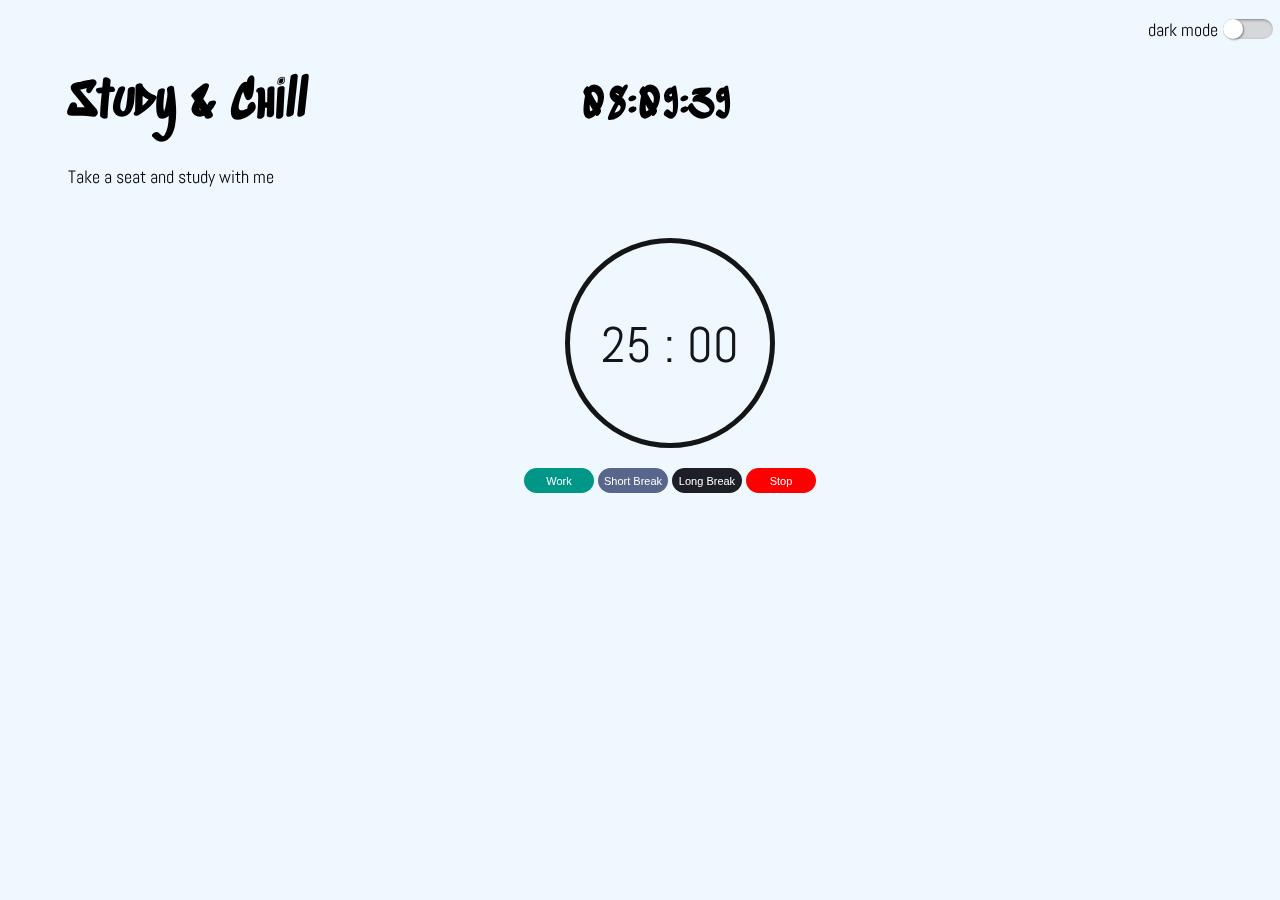
<file: index.html>
<!doctype html>
<html>
<head>
<title>Study & Chill</title>
<link rel="stylesheet" href='../static/givemecoffee.css'>
<link href='https://fonts.googleapis.com/css?family=Abel' rel='stylesheet'>
<meta name="viewport" content="width=device-width, initial-scale=1">
 <link href="https://fonts.googleapis.com/css?family=Bitter|Sedgwick+Ave+Display" rel="stylesheet">
 </head>
<body>
<script>
function toggle_light_mode() {
    var app = document.getElementsByTagName("BODY")[0];
    if (localStorage.lightMode == "dark") {
	localStorage.lightMode = "light";
	app.setAttribute("light-mode", "light");
    } else {
	localStorage.lightMode = "dark";
	app.setAttribute("light-mode", "dark");
    }
var element = document.body;
   element.classList.toggle("dark-mode");
var element1 = document.body;
   element1.classList.toggle("dark-mode2");   
}
window.addEventListener("storage", function () {
    if (localStorage.lightMode == "dark") {
        app.setAttribute("light-mode", "dark");
	} else {
	    app.setAttribute("light-mode", "light");
	}
}, false);
</script>

<script>
var pomodoro = {
    started : false,
    minutes : 0,
    seconds : 0,
    fillerHeight : 0,
    fillerIncrement : 0,
    interval : null,
    minutesDom : null,
    secondsDom : null,
    fillerDom : null,
    init : function(){
      var self = this;
      this.minutesDom = document.querySelector('#minutes');
      this.secondsDom = document.querySelector('#seconds');
      this.fillerDom = document.querySelector('#filler');
      this.interval = setInterval(function(){
        self.intervalCallback.apply(self);
      }, 1000);
      document.querySelector('#work').onclick = function(){
        self.startWork.apply(self);
      };
      document.querySelector('#shortBreak').onclick = function(){
        self.startShortBreak.apply(self);
      };
      document.querySelector('#longBreak').onclick = function(){
        self.startLongBreak.apply(self);
      };
      document.querySelector('#stop').onclick = function(){
        self.stopTimer.apply(self);
      };
    },
    resetVariables : function(mins, secs, started){
      this.minutes = mins;
      this.seconds = secs;
      this.started = started;
      this.fillerIncrement = 200/(this.minutes*60);
      this.fillerHeight = 0;  
    },
    startWork: function() {
      this.resetVariables(25, 0, true);
    },
    startShortBreak : function(){
      this.resetVariables(5, 0, true);
    },
    startLongBreak : function(){
      this.resetVariables(15, 0, true);
    },
    stopTimer : function(){
      this.resetVariables(25, 0, false);
      this.updateDom();
    },
    toDoubleDigit : function(num){
      if(num < 10) {
        return "0" + parseInt(num, 10);
      }
      return num;
    },
    updateDom : function(){
      this.minutesDom.innerHTML = this.toDoubleDigit(this.minutes);
      this.secondsDom.innerHTML = this.toDoubleDigit(this.seconds);
      this.fillerHeight = this.fillerHeight + this.fillerIncrement;
      this.fillerDom.style.height = this.fillerHeight + 'px';
    },
    intervalCallback : function(){
      if(!this.started) return false;
      if(this.seconds == 0) {
        if(this.minutes == 0) {
          this.timerComplete();
          return;
        }
        this.seconds = 59;
        this.minutes--;
      } else {
        this.seconds--;
      }
      this.updateDom();
    },
    timerComplete : function(){
      this.started = false;
      this.fillerHeight = 0;
    }
};

function showTime1() {
    
    'use strict';
    
    var now = new Date(),
        
        hours = now.getHours(),
        
        minutes = now.getMinutes(),
        
        seconds = now.getSeconds();
    
    if (hours < 10) {
        hours = "0" + hours;
    }
    
    if (minutes < 10) {
        minutes = "0" + minutes;
    }
    
    if (seconds < 10) {
        seconds = "0" + seconds;
    }
    
    document.getElementById('clock').textContent = hours + ":" + minutes + ":" + seconds;
    
}
 
window.onload = function(){
  pomodoro.init();
  setInterval(showTime1, 500);
};
</script>



    <div class="container" align="right">
        <p>dark mode
	<button 
    	class="light-mode-button" 
    	aria-label="Toggle Light Mode" 
    	onclick="toggle_light_mode()">
	    <span></span>
	    <span></span>
	</p>
	</button> 
    </div>

<div id="music">

<h1>Study & Chill&nbsp&nbsp&nbsp&nbsp&nbsp&nbsp&nbsp&nbsp&nbsp&nbsp&nbsp&nbsp&nbsp&nbsp&nbsp&nbsp<span id ="clock"></span>
</h1>
<p>Take a seat and study with me</p>
</div>

<span>
<p>
<iframe id="l" src="https://open.spotify.com/embed/playlist/471N195f5jAVs086lzYglw" width="250" height="380" frameBorder="0" allowtransparency="true" allow="encrypted-media"></iframe></html>
<div id="pomodoro-app">
  <div id="container">
    <div id="timer">
      <div id="time">
        <span id="minutes">25</span>
        <span id="colon">:</span>
        <span id="seconds">00</span>
      </div>
      <div id="filler"></div>
    </div>

    <div id="buttons">
      <button id="work">Work</button>
      <button id="shortBreak">Short Break</button>
      <button id="longBreak">Long Break</button>
      <button id="stop">Stop</button>
    </div>
  </div>
</div>

</p>
</span>
</body>
</html>
</file>
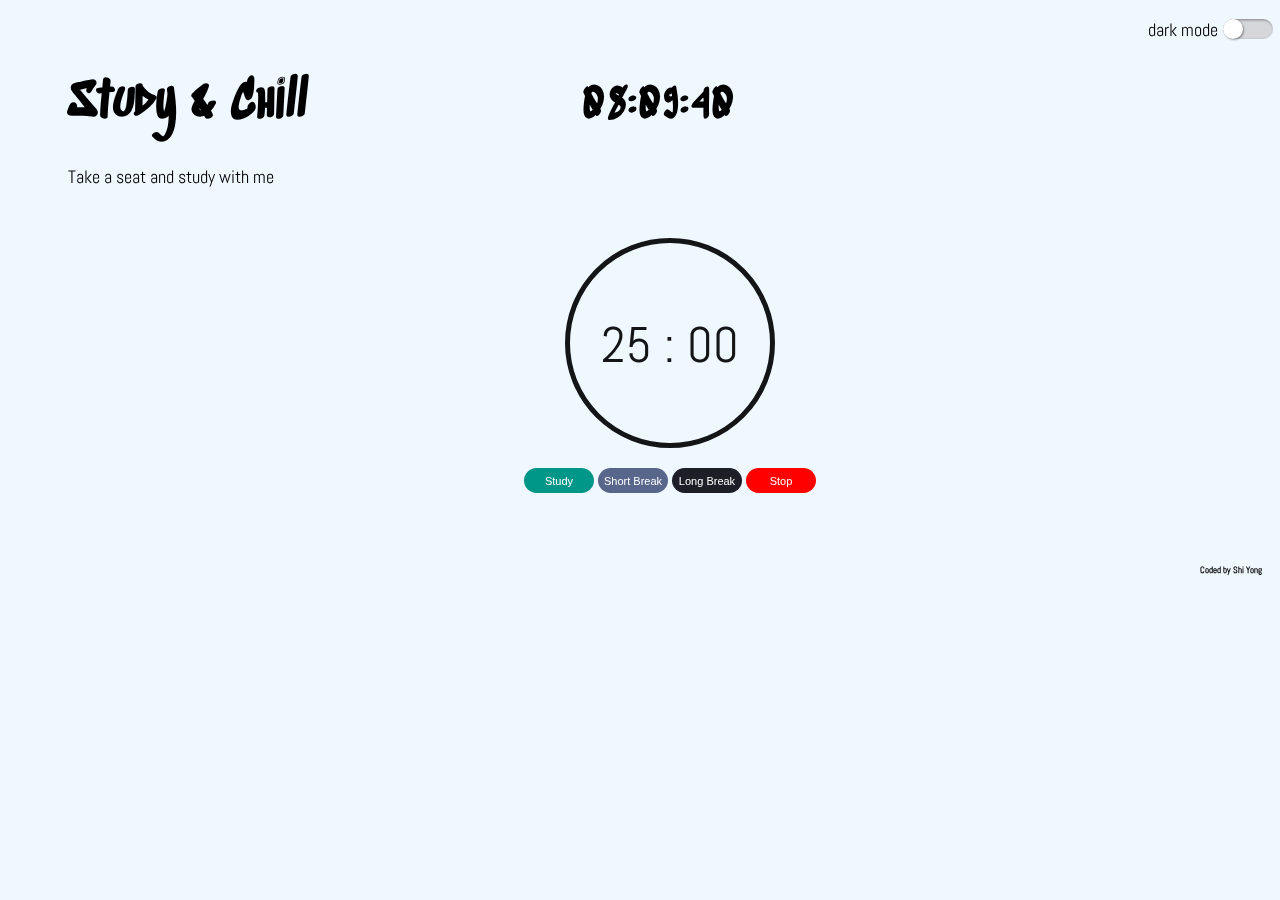
<file: templates/index.html>
<!doctype html>
<html>
<head>
<title>Study & Chill</title>
<link rel="stylesheet" href='../static/givemecoffee.css'>
<link href='https://fonts.googleapis.com/css?family=Abel' rel='stylesheet'>
<meta name="viewport" content="width=device-width, initial-scale=1">
 <link href="https://fonts.googleapis.com/css?family=Bitter|Sedgwick+Ave+Display" rel="stylesheet">
 </head>
<body>
<script>
function toggle_light_mode() {
    var app = document.getElementsByTagName("BODY")[0];
    if (localStorage.lightMode == "dark") {
	localStorage.lightMode = "light";
	app.setAttribute("light-mode", "light");
    } else {
	localStorage.lightMode = "dark";
	app.setAttribute("light-mode", "dark");
    }
var element = document.body;
   element.classList.toggle("dark-mode");
var element1 = document.body;
   element1.classList.toggle("dark-mode2");   
}
window.addEventListener("storage", function () {
    if (localStorage.lightMode == "dark") {
        app.setAttribute("light-mode", "dark");
	} else {
	    app.setAttribute("light-mode", "light");
	}
}, false);

var pomodoro = {
    started : false,
    minutes : 0,
    seconds : 0,
    fillerHeight : 0,
    fillerIncrement : 0,
    interval : null,
    minutesDom : null,
    secondsDom : null,
    fillerDom : null,
    init : function(){
      var self = this;
      this.minutesDom = document.querySelector('#minutes');
      this.secondsDom = document.querySelector('#seconds');
      this.fillerDom = document.querySelector('#filler');
      this.interval = setInterval(function(){
        self.intervalCallback.apply(self);
      }, 1000);
      document.querySelector('#work').onclick = function(){
        self.startWork.apply(self);
      };
      document.querySelector('#shortBreak').onclick = function(){
        self.startShortBreak.apply(self);
      };
      document.querySelector('#longBreak').onclick = function(){
        self.startLongBreak.apply(self);
      };
      document.querySelector('#stop').onclick = function(){
        self.stopTimer.apply(self);
      };
    },
    resetVariables : function(mins, secs, started){
      this.minutes = mins;
      this.seconds = secs;
      this.started = started;
      this.fillerIncrement = 200/(this.minutes*60);
      this.fillerHeight = 0;  
    },
    startWork: function() {
      this.resetVariables(25, 0, true);
    },
    startShortBreak : function(){
      this.resetVariables(5, 0, true);
    },
    startLongBreak : function(){
      this.resetVariables(15, 0, true);
    },
    stopTimer : function(){
      this.resetVariables(25, 0, false);
      this.updateDom();
    },
    toDoubleDigit : function(num){
      if(num < 10) {
        return "0" + parseInt(num, 10);
      }
      return num;
    },
    updateDom : function(){
      this.minutesDom.innerHTML = this.toDoubleDigit(this.minutes);
      this.secondsDom.innerHTML = this.toDoubleDigit(this.seconds);
      this.fillerHeight = this.fillerHeight + this.fillerIncrement;
      this.fillerDom.style.height = this.fillerHeight + 'px';
    },
    intervalCallback : function(){
      if(!this.started) return false;
      if(this.seconds == 0) {
        if(this.minutes == 0) {
          this.timerComplete();
          return;
        }
        this.seconds = 59;
        this.minutes--;
      } else {
        this.seconds--;
      }
      this.updateDom();
    },
    timerComplete : function(){
      this.started = false;
      this.fillerHeight = 0;
    }
};

function showTime1() {
    
    'use strict';
    
    var now = new Date(),
        
        hours = now.getHours(),
        
        minutes = now.getMinutes(),
        
        seconds = now.getSeconds();
    
    if (hours < 10) {
        hours = "0" + hours;
    }
    
    if (minutes < 10) {
        minutes = "0" + minutes;
    }
    
    if (seconds < 10) {
        seconds = "0" + seconds;
    }
    
    document.getElementById('clock').textContent = hours + ":" + minutes + ":" + seconds;
    
}
 
window.onload = function(){
  pomodoro.init();
  setInterval(showTime1, 500);
};
</script>



    <div class="container" align="right">
        <p>dark mode
	<button 
    	class="light-mode-button" 
    	aria-label="Toggle Light Mode" 
    	onclick="toggle_light_mode()">
	    <span></span>
	    <span></span>
	</p>
	</button> 
    </div>

<div id="music">

<h1>Study & Chill&nbsp&nbsp&nbsp&nbsp&nbsp&nbsp&nbsp&nbsp&nbsp&nbsp&nbsp&nbsp&nbsp&nbsp&nbsp&nbsp<span id ="clock"></span>
</h1>
<p>Take a seat and study with me</p>
</div>

<span>
<p>
<iframe id="l" src="https://open.spotify.com/embed/playlist/471N195f5jAVs086lzYglw" width="250" height="380" frameBorder="0" allowtransparency="true" allow="encrypted-media"></iframe>
<div id="pomodoro-app">
  <div id="container">
    <div id="timer">
      <div id="time">
        <span id="minutes">25</span>
        <span id="colon">:</span>
        <span id="seconds">00</span>
      </div>
      <div id="filler"></div>
    </div>

    <div id="buttons">
      <button id="work">Study</button>
      <button id="shortBreak">Short Break</button>
      <button id="longBreak">Long Break</button>
      <button id="stop">Stop</button>
    </div>
  </div>
</div>
<div id="disqus_thread"></div>
<script>
    /**
    *  RECOMMENDED CONFIGURATION VARIABLES: EDIT AND UNCOMMENT THE SECTION BELOW TO INSERT DYNAMIC VALUES FROM YOUR PLATFORM OR CMS.
    *  LEARN WHY DEFINING THESE VARIABLES IS IMPORTANT: https://disqus.com/admin/universalcode/#configuration-variables    */
    /*
    var disqus_config = function () {
    this.page.url = https://study-chill.herokuapp.com/;  // Replace PAGE_URL with your page's canonical URL variable
    // Replace PAGE_IDENTIFIER with your page's unique identifier variable
    };
   
    (function() { // DON'T EDIT BELOW THIS LINE
    var d = document, s = d.createElement('script');
    s.src = 'https://https-study-chill-herokuapp-com.disqus.com/embed.js';
    s.setAttribute('data-timestamp', +new Date());
    (d.head || d.body).appendChild(s);
    })();
</script>
<noscript>Please enable JavaScript to view the <a href="https://disqus.com/?ref_noscript">comments powered by Disqus.</a></noscript>
</p>
</span>
<h6>Coded by Shi Yong</h6>
</body>
</html>
</file>
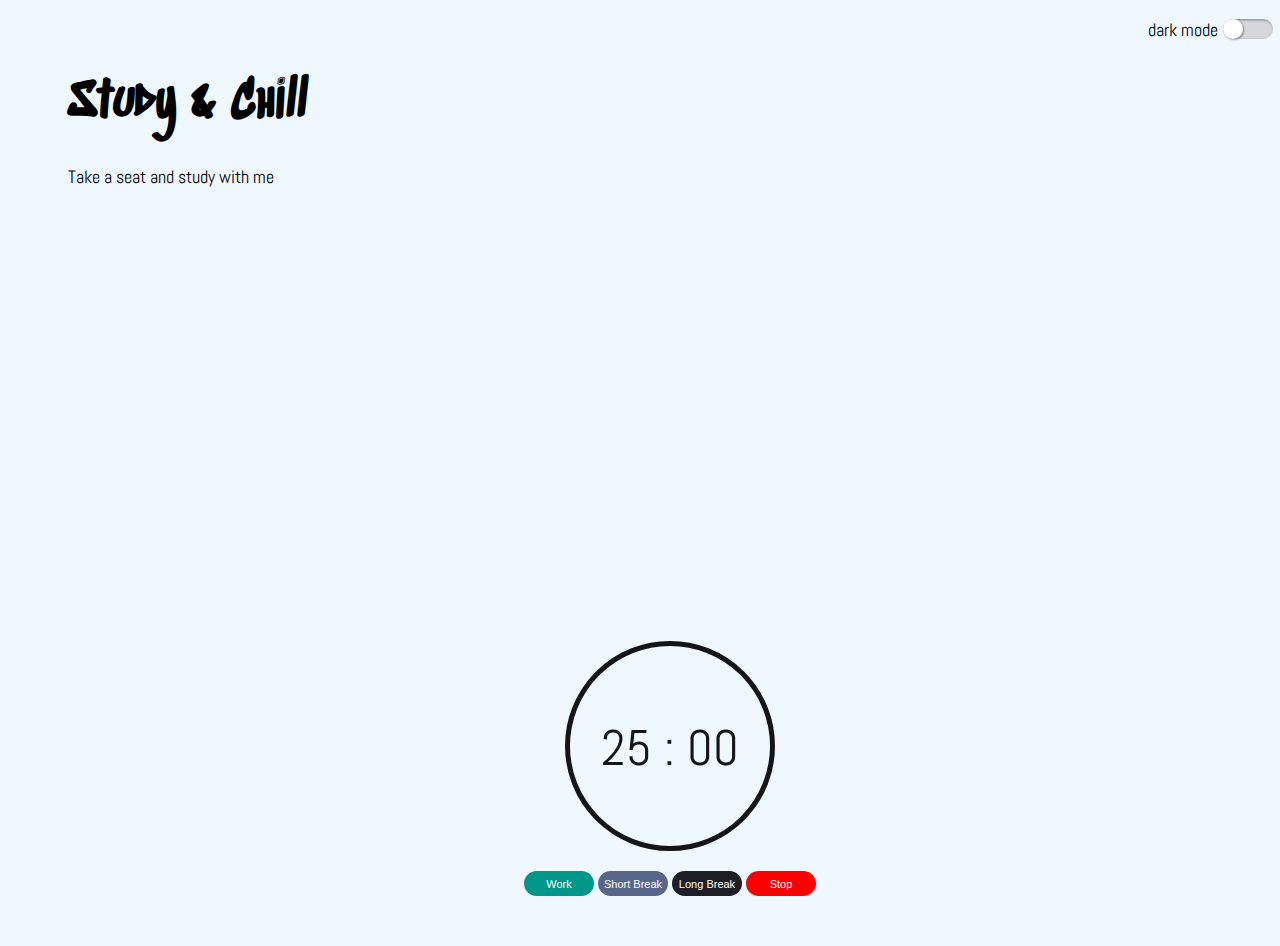
<file: givemecoffee.html>
<!doctype html>
<html>
<head>
<title>Study & Chill</title>
<link rel="stylesheet" href='givemecoffee.css'>
<link href='https://fonts.googleapis.com/css?family=Abel' rel='stylesheet'>
<meta name="viewport" content="width=device-width, initial-scale=1">
 <link href="https://fonts.googleapis.com/css?family=Bitter|Sedgwick+Ave+Display" rel="stylesheet">
<head>
<body onload="startTime()">

<script>
function toggle_light_mode() {
    var app = document.getElementsByTagName("BODY")[0];
    if (localStorage.lightMode == "dark") {
	localStorage.lightMode = "light";
	app.setAttribute("light-mode", "light");
    } else {
	localStorage.lightMode = "dark";
	app.setAttribute("light-mode", "dark");
    }
var element = document.body;
   element.classList.toggle("dark-mode");	
}
window.addEventListener("storage", function () {
    if (localStorage.lightMode == "dark") {
        app.setAttribute("light-mode", "dark");
	} else {
	    app.setAttribute("light-mode", "light");
	}
}, false);
function startTime() {
  const today = new Date();
  let h = today.getHours();
  let m = today.getMinutes();
  let s = today.getSeconds();
  m = checkTime(m);
  s = checkTime(s);
  document.getElementById('txt').innerHTML =  h + ":" + m + ":" + s;
  setTimeout(startTime, 1000);
}

function checkTime(i) {
  if (i < 10) {i = "0" + i};  // add zero in front of numbers < 10
  return i;
}
</script>
<script>
var pomodoro = {
    started : false,
    minutes : 0,
    seconds : 0,
    fillerHeight : 0,
    fillerIncrement : 0,
    interval : null,
    minutesDom : null,
    secondsDom : null,
    fillerDom : null,
    init : function(){
      var self = this;
      this.minutesDom = document.querySelector('#minutes');
      this.secondsDom = document.querySelector('#seconds');
      this.fillerDom = document.querySelector('#filler');
      this.interval = setInterval(function(){
        self.intervalCallback.apply(self);
      }, 1000);
      document.querySelector('#work').onclick = function(){
        self.startWork.apply(self);
      };
      document.querySelector('#shortBreak').onclick = function(){
        self.startShortBreak.apply(self);
      };
      document.querySelector('#longBreak').onclick = function(){
        self.startLongBreak.apply(self);
      };
      document.querySelector('#stop').onclick = function(){
        self.stopTimer.apply(self);
      };
    },
    resetVariables : function(mins, secs, started){
      this.minutes = mins;
      this.seconds = secs;
      this.started = started;
      this.fillerIncrement = 200/(this.minutes*60);
      this.fillerHeight = 0;  
    },
    startWork: function() {
      this.resetVariables(25, 0, true);
    },
    startShortBreak : function(){
      this.resetVariables(5, 0, true);
    },
    startLongBreak : function(){
      this.resetVariables(15, 0, true);
    },
    stopTimer : function(){
      this.resetVariables(25, 0, false);
      this.updateDom();
    },
    toDoubleDigit : function(num){
      if(num < 10) {
        return "0" + parseInt(num, 10);
      }
      return num;
    },
    updateDom : function(){
      this.minutesDom.innerHTML = this.toDoubleDigit(this.minutes);
      this.secondsDom.innerHTML = this.toDoubleDigit(this.seconds);
      this.fillerHeight = this.fillerHeight + this.fillerIncrement;
      this.fillerDom.style.height = this.fillerHeight + 'px';
    },
    intervalCallback : function(){
      if(!this.started) return false;
      if(this.seconds == 0) {
        if(this.minutes == 0) {
          this.timerComplete();
          return;
        }
        this.seconds = 59;
        this.minutes--;
      } else {
        this.seconds--;
      }
      this.updateDom();
    },
    timerComplete : function(){
      this.started = false;
      this.fillerHeight = 0;
    }
};
window.onload = function(){
  pomodoro.init();
};
</script>


    <div class="container" align="right">
        <p>dark mode
	<button 
    	class="light-mode-button" 
    	aria-label="Toggle Light Mode" 
    	onclick="toggle_light_mode()">
	    <span></span>
	    <span></span>
	</p>
	</button> 
    </div>
<div id="music">
<h1>Study & Chill&nbsp&nbsp&nbsp&nbsp&nbsp&nbsp&nbsp&nbsp&nbsp&nbsp&nbsp&nbsp&nbsp&nbsp&nbsp&nbsp<span id="txt"></span></h1>
<p>Take a seat and study with me</p>
</div>
<div id="pomodoro-app">
<span>
<p>
<iframe src="https://open.spotify.com/embed/playlist/471N195f5jAVs086lzYglw" width="250" height="380" frameBorder="0" allowtransparency="true" allow="encrypted-media"></iframe></html>
  <div id="container">
    <div id="timer">
      <div id="time">
        <span id="minutes">25</span>
        <span id="colon">:</span>
        <span id="seconds">00</span>
      </div>
      <div id="filler"></div>
    </div>

    <div id="buttons">
      <button id="work">Work</button>
      <button id="shortBreak">Short Break</button>
      <button id="longBreak">Long Break</button>
      <button id="stop">Stop</button>
    </div>
  </div>
</div>
</p>
</span>
</body>
</html>
</file>
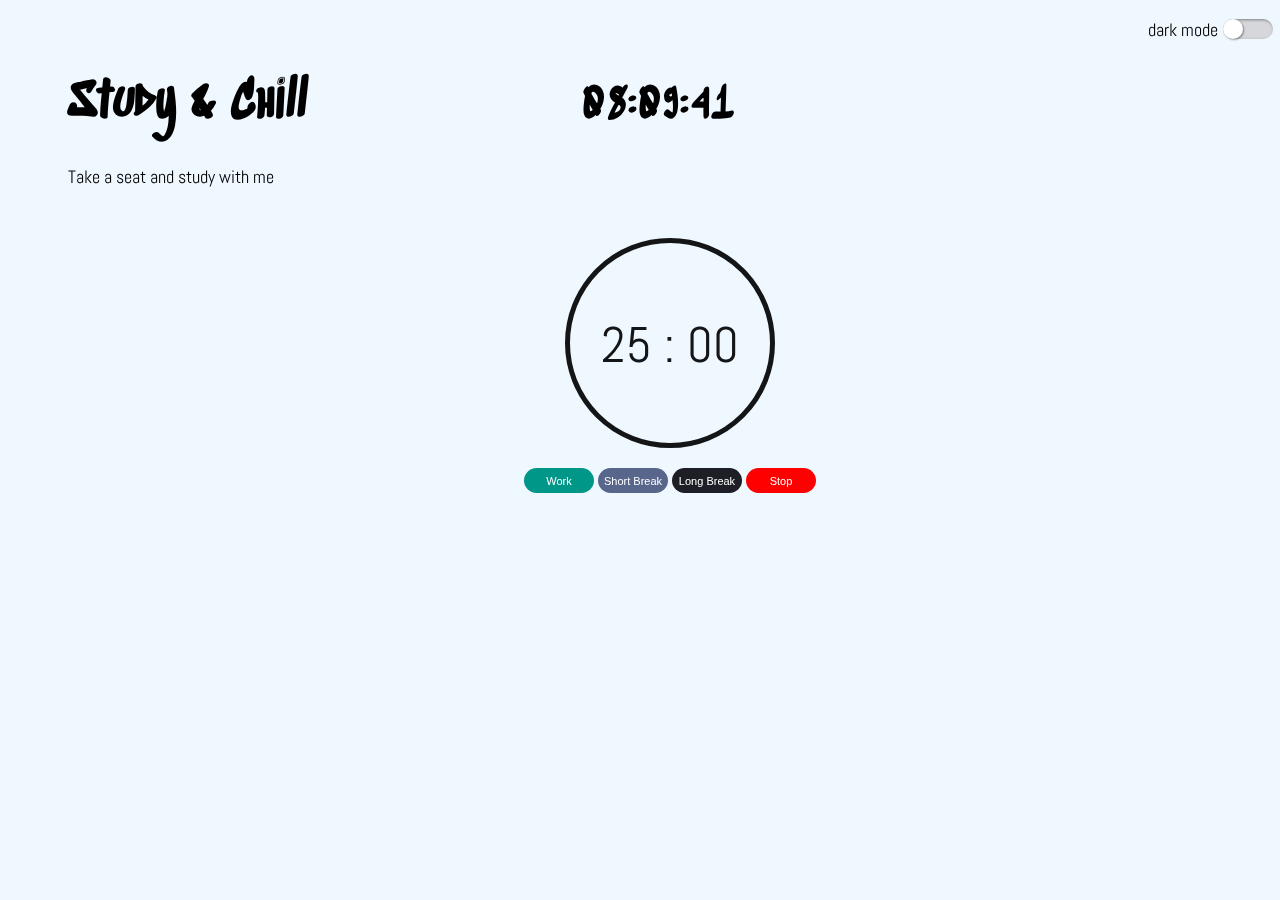
<file: templates/index.html.html>
<!doctype html>
<html>
<head>
<title>Study & Chill</title>
<link rel="stylesheet" href='../static/givemecoffee.css'>
<link href='https://fonts.googleapis.com/css?family=Abel' rel='stylesheet'>
<meta name="viewport" content="width=device-width, initial-scale=1">
 <link href="https://fonts.googleapis.com/css?family=Bitter|Sedgwick+Ave+Display" rel="stylesheet">
 </head>
<body>
<script>
function toggle_light_mode() {
    var app = document.getElementsByTagName("BODY")[0];
    if (localStorage.lightMode == "dark") {
	localStorage.lightMode = "light";
	app.setAttribute("light-mode", "light");
    } else {
	localStorage.lightMode = "dark";
	app.setAttribute("light-mode", "dark");
    }
var element = document.body;
   element.classList.toggle("dark-mode");
var element1 = document.body;
   element1.classList.toggle("dark-mode2");   
}
window.addEventListener("storage", function () {
    if (localStorage.lightMode == "dark") {
        app.setAttribute("light-mode", "dark");
	} else {
	    app.setAttribute("light-mode", "light");
	}
}, false);
</script>

<script>
var pomodoro = {
    started : false,
    minutes : 0,
    seconds : 0,
    fillerHeight : 0,
    fillerIncrement : 0,
    interval : null,
    minutesDom : null,
    secondsDom : null,
    fillerDom : null,
    init : function(){
      var self = this;
      this.minutesDom = document.querySelector('#minutes');
      this.secondsDom = document.querySelector('#seconds');
      this.fillerDom = document.querySelector('#filler');
      this.interval = setInterval(function(){
        self.intervalCallback.apply(self);
      }, 1000);
      document.querySelector('#work').onclick = function(){
        self.startWork.apply(self);
      };
      document.querySelector('#shortBreak').onclick = function(){
        self.startShortBreak.apply(self);
      };
      document.querySelector('#longBreak').onclick = function(){
        self.startLongBreak.apply(self);
      };
      document.querySelector('#stop').onclick = function(){
        self.stopTimer.apply(self);
      };
    },
    resetVariables : function(mins, secs, started){
      this.minutes = mins;
      this.seconds = secs;
      this.started = started;
      this.fillerIncrement = 200/(this.minutes*60);
      this.fillerHeight = 0;  
    },
    startWork: function() {
      this.resetVariables(25, 0, true);
    },
    startShortBreak : function(){
      this.resetVariables(5, 0, true);
    },
    startLongBreak : function(){
      this.resetVariables(15, 0, true);
    },
    stopTimer : function(){
      this.resetVariables(25, 0, false);
      this.updateDom();
    },
    toDoubleDigit : function(num){
      if(num < 10) {
        return "0" + parseInt(num, 10);
      }
      return num;
    },
    updateDom : function(){
      this.minutesDom.innerHTML = this.toDoubleDigit(this.minutes);
      this.secondsDom.innerHTML = this.toDoubleDigit(this.seconds);
      this.fillerHeight = this.fillerHeight + this.fillerIncrement;
      this.fillerDom.style.height = this.fillerHeight + 'px';
    },
    intervalCallback : function(){
      if(!this.started) return false;
      if(this.seconds == 0) {
        if(this.minutes == 0) {
          this.timerComplete();
          return;
        }
        this.seconds = 59;
        this.minutes--;
      } else {
        this.seconds--;
      }
      this.updateDom();
    },
    timerComplete : function(){
      this.started = false;
      this.fillerHeight = 0;
    }
};

function showTime1() {
    
    'use strict';
    
    var now = new Date(),
        
        hours = now.getHours(),
        
        minutes = now.getMinutes(),
        
        seconds = now.getSeconds();
    
    if (hours < 10) {
        hours = "0" + hours;
    }
    
    if (minutes < 10) {
        minutes = "0" + minutes;
    }
    
    if (seconds < 10) {
        seconds = "0" + seconds;
    }
    
    document.getElementById('clock').textContent = hours + ":" + minutes + ":" + seconds;
    
}
 
window.onload = function(){
  pomodoro.init();
  setInterval(showTime1, 500);
};
</script>



    <div class="container" align="right">
        <p>dark mode
	<button 
    	class="light-mode-button" 
    	aria-label="Toggle Light Mode" 
    	onclick="toggle_light_mode()">
	    <span></span>
	    <span></span>
	</p>
	</button> 
    </div>

<div id="music">

<h1>Study & Chill&nbsp&nbsp&nbsp&nbsp&nbsp&nbsp&nbsp&nbsp&nbsp&nbsp&nbsp&nbsp&nbsp&nbsp&nbsp&nbsp<span id ="clock"></span>
</h1>
<p>Take a seat and study with me</p>
</div>

<span>
<p>
<iframe id="l" src="https://open.spotify.com/embed/playlist/471N195f5jAVs086lzYglw" width="250" height="380" frameBorder="0" allowtransparency="true" allow="encrypted-media"></iframe></html>
<div id="pomodoro-app">
  <div id="container">
    <div id="timer">
      <div id="time">
        <span id="minutes">25</span>
        <span id="colon">:</span>
        <span id="seconds">00</span>
      </div>
      <div id="filler"></div>
    </div>

    <div id="buttons">
      <button id="work">Work</button>
      <button id="shortBreak">Short Break</button>
      <button id="longBreak">Long Break</button>
      <button id="stop">Stop</button>
    </div>
  </div>
</div>

</p>
</span>
</body>
</html>
</file>
<file: static/givemecoffee.css>
/* Light Mode Button Styles
        --------------------------- */ 

        .light-mode-button {
            background:0;
            border: 0;
            box-sizing: border-box;
            cursor: pointer;
            height: 20px;
            width: 50px;
            position: relative;
            border: 1px solid rgba(255,255,255,0);
        }

        .light-mode-button:focus {
            outline:none; /* Not ideal for accessibility */
        }

        .light-mode-button span:nth-child(1) {
            position: absolute;
            top:0;
            left:0;
            width: 50px;
            height:20px;
            border-radius: 20px;
            background-color: #d6d7db;
            box-shadow: inset 1px 1px 3px 0 rgb(0 0 0 / 40%);
            transition: .3s;
        }

        .light-mode-button span:nth-child(2) {
            position: absolute;
            top:0px;
            left:0px;
            width: 20px;
            height: 20px;
            background-color: #fff;
            border-radius: 50%;
            box-shadow: 1px 1px 2px 0 rgb(0 0 0 / 40%);
            transition: .3s;
        }
		
		/* Light & Dark Mode Styles
--------------------------- */ 

body {
    background-color: #F0F8FF;
    transition: background-color .3s;
	 font-family: 'Abel';font-size: 18px;
	 padding-left:60px;
}
h1{
	font-size:48px;
	font-family: 'Sedgwick Ave Display', cursive;
}
body[light-mode=dark] {
    background-color: #141516;
    color: #ced4e2;
}

body[light-mode="dark"] .light-mode-button span:nth-child(1){
    background-color: #ced4e2;
    color: #141516;
}

body[light-mode=dark] .light-mode-button span:nth-child(2) {
    left: 30px;
    background-color: #141516;
}



#l{float:left}

#container{
  width:400px;
  margin:20px auto;
  padding:20px;
  text-align:center;
  background : transparent;
  
  
}

#timer{ 
  color:#141516 ; 
  font-size:50px; 
  margin:10px auto;
  border : 5px solid #141516 ;
  border-radius:50%;
  width:200px;
  height:200px;
  overflow:hidden;
  position:relative;
  -webkit-user-select: none;
  -moz-user-select: none;
  -ms-user-select: none;
  user-select: none;
  cursor:default;
}
.dark-mode2 #timer{
  color:#ced4e2 ; 
  font-size:50px; 
  margin:10px auto;
  border : 5px solid #ced4e2 ;
  border-radius:50%;
  width:200px;
  height:200px;
  overflow:hidden;
  position:relative;
  -webkit-user-select: none;
  -moz-user-select: none;
  -ms-user-select: none;
  user-select: none;
  cursor:default;
}
#clock {
	background: transparent;
    width:400px;
    height:1px;
    border-radius:5px;
    color:black;
    text-align:center;
	font-size:40px;
	padding-left:35px}
.dark-mode #clock{
	background: transparent;
    width:400px;
    height:1px;
    border-radius:5px;
    color:white;
    text-align:center;
	font-size:40px;
	padding-left:35px
	
}

#time{
  margin-top:70px;
  z-index : 1;
  position:relative;
}

#filler{
  background : #ddffcc;
  height: 0px;
  width: 200px;
  position:absolute;
  bottom:0;
}

#buttons button { 
  background:#4da6ff; 
  border:none; 
  color:#fff; 
  cursor:pointer; 
  padding:5px; 
  width:70px; 
  margin:10px auto;
  font-size:11px;
  height : 25px;
  border-radius : 50px;
}

#buttons button#work{
 background: #009688 	
}
#buttons button#shortBreak{
  background : #58668b     ;
}

#buttons button#longBreak{
  background : #1e1f26;
}

#buttons button#stop{
  background : #f00;
}

h6{
float:right;
font-size:9px;
padding-right:10px;
}
</file>
<file: givemecoffee.css>
/* Light Mode Button Styles
        --------------------------- */ 

        .light-mode-button {
            background:0;
            border: 0;
            box-sizing: border-box;
            cursor: pointer;
            height: 20px;
            width: 50px;
            position: relative;
            border: 1px solid rgba(255,255,255,0);
        }

        .light-mode-button:focus {
            outline:none; /* Not ideal for accessibility */
        }

        .light-mode-button span:nth-child(1) {
            position: absolute;
            top:0;
            left:0;
            width: 50px;
            height:20px;
            border-radius: 20px;
            background-color: #d6d7db;
            box-shadow: inset 1px 1px 3px 0 rgb(0 0 0 / 40%);
            transition: .3s;
        }

        .light-mode-button span:nth-child(2) {
            position: absolute;
            top:0px;
            left:0px;
            width: 20px;
            height: 20px;
            background-color: #fff;
            border-radius: 50%;
            box-shadow: 1px 1px 2px 0 rgb(0 0 0 / 40%);
            transition: .3s;
        }
		
		/* Light & Dark Mode Styles
--------------------------- */ 

body {
    background-color: #F0F8FF;
    transition: background-color .3s;
	 font-family: 'Abel';font-size: 18px;
	 padding-left:60px;
}
h1{
	font-size:48px;
	font-family: 'Sedgwick Ave Display', cursive;
}
body[light-mode=dark] {
    background-color: #141516;
    color: #ced4e2;
}

body[light-mode="dark"] .light-mode-button span:nth-child(1){
    background-color: #ced4e2;
    color: #141516;
}

body[light-mode=dark] .light-mode-button span:nth-child(2) {
    left: 30px;
    background-color: #141516;
}



#l{float:left}

#container{
  width:400px;
  margin:20px auto;
  padding:20px;
  text-align:center;
  background : transparent;
  
  
}

#timer{ 
  color:#141516 ; 
  font-size:50px; 
  margin:10px auto;
  border : 5px solid #141516 ;
  border-radius:50%;
  width:200px;
  height:200px;
  overflow:hidden;
  position:relative;
  -webkit-user-select: none;
  -moz-user-select: none;
  -ms-user-select: none;
  user-select: none;
  cursor:default;
}
.dark-mode2 #timer{
  color:#ced4e2 ; 
  font-size:50px; 
  margin:10px auto;
  border : 5px solid #ced4e2 ;
  border-radius:50%;
  width:200px;
  height:200px;
  overflow:hidden;
  position:relative;
  -webkit-user-select: none;
  -moz-user-select: none;
  -ms-user-select: none;
  user-select: none;
  cursor:default;
}
#clock {
	background: transparent;
    width:400px;
    height:1px;
    border-radius:5px;
    color:black;
    text-align:center;
	font-size:40px;
	padding-left:35px}
.dark-mode #clock{
	background: transparent;
    width:400px;
    height:1px;
    border-radius:5px;
    color:white;
    text-align:center;
	font-size:40px;
	padding-left:35px
	
}

#time{
  margin-top:70px;
  z-index : 1;
  position:relative;
}

#filler{
  background : #ddffcc;
  height: 0px;
  width: 200px;
  position:absolute;
  bottom:0;
}

#buttons button { 
  background:#4da6ff; 
  border:none; 
  color:#fff; 
  cursor:pointer; 
  padding:5px; 
  width:70px; 
  margin:10px auto;
  font-size:11px;
  height : 25px;
  border-radius : 50px;
}

#buttons button#work{
 background: #009688 	
}
#buttons button#shortBreak{
  background : #58668b     ;
}

#buttons button#longBreak{
  background : #1e1f26;
}

#buttons button#stop{
  background : #f00;
}
</file>
